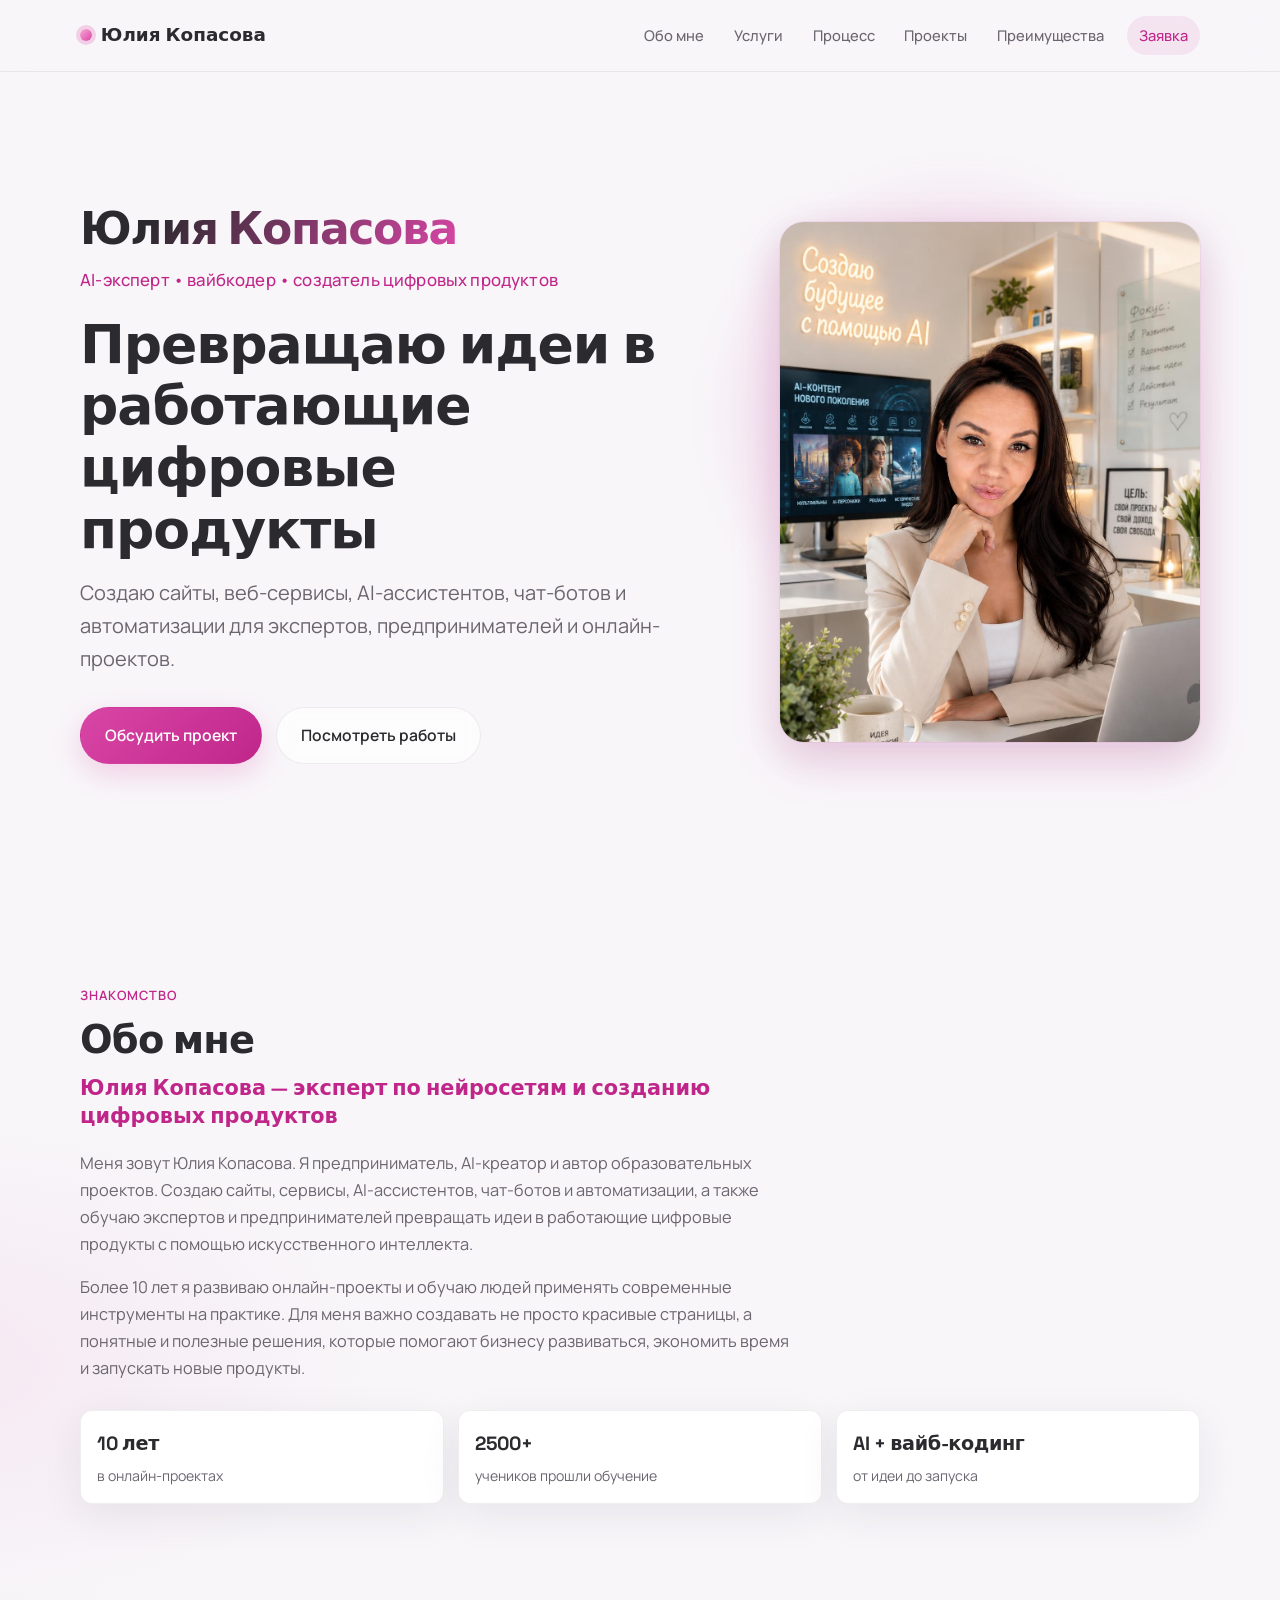
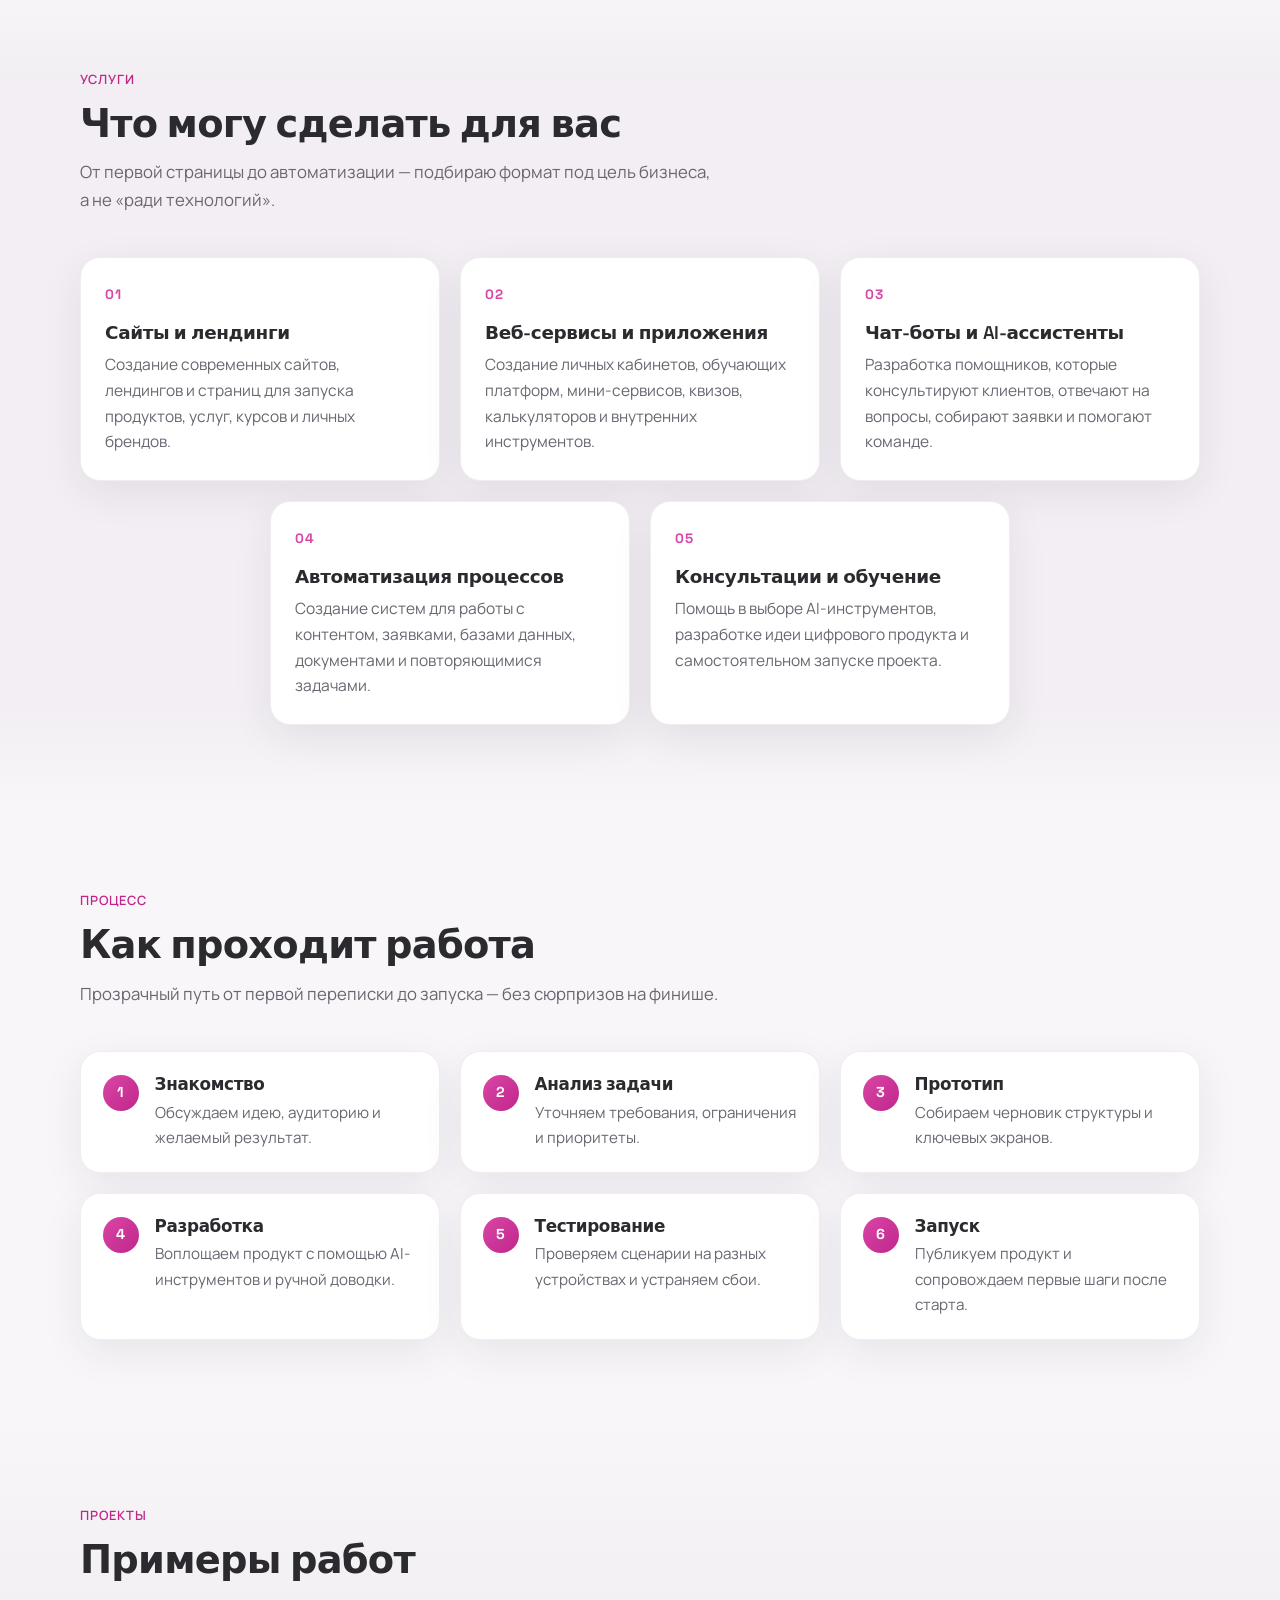
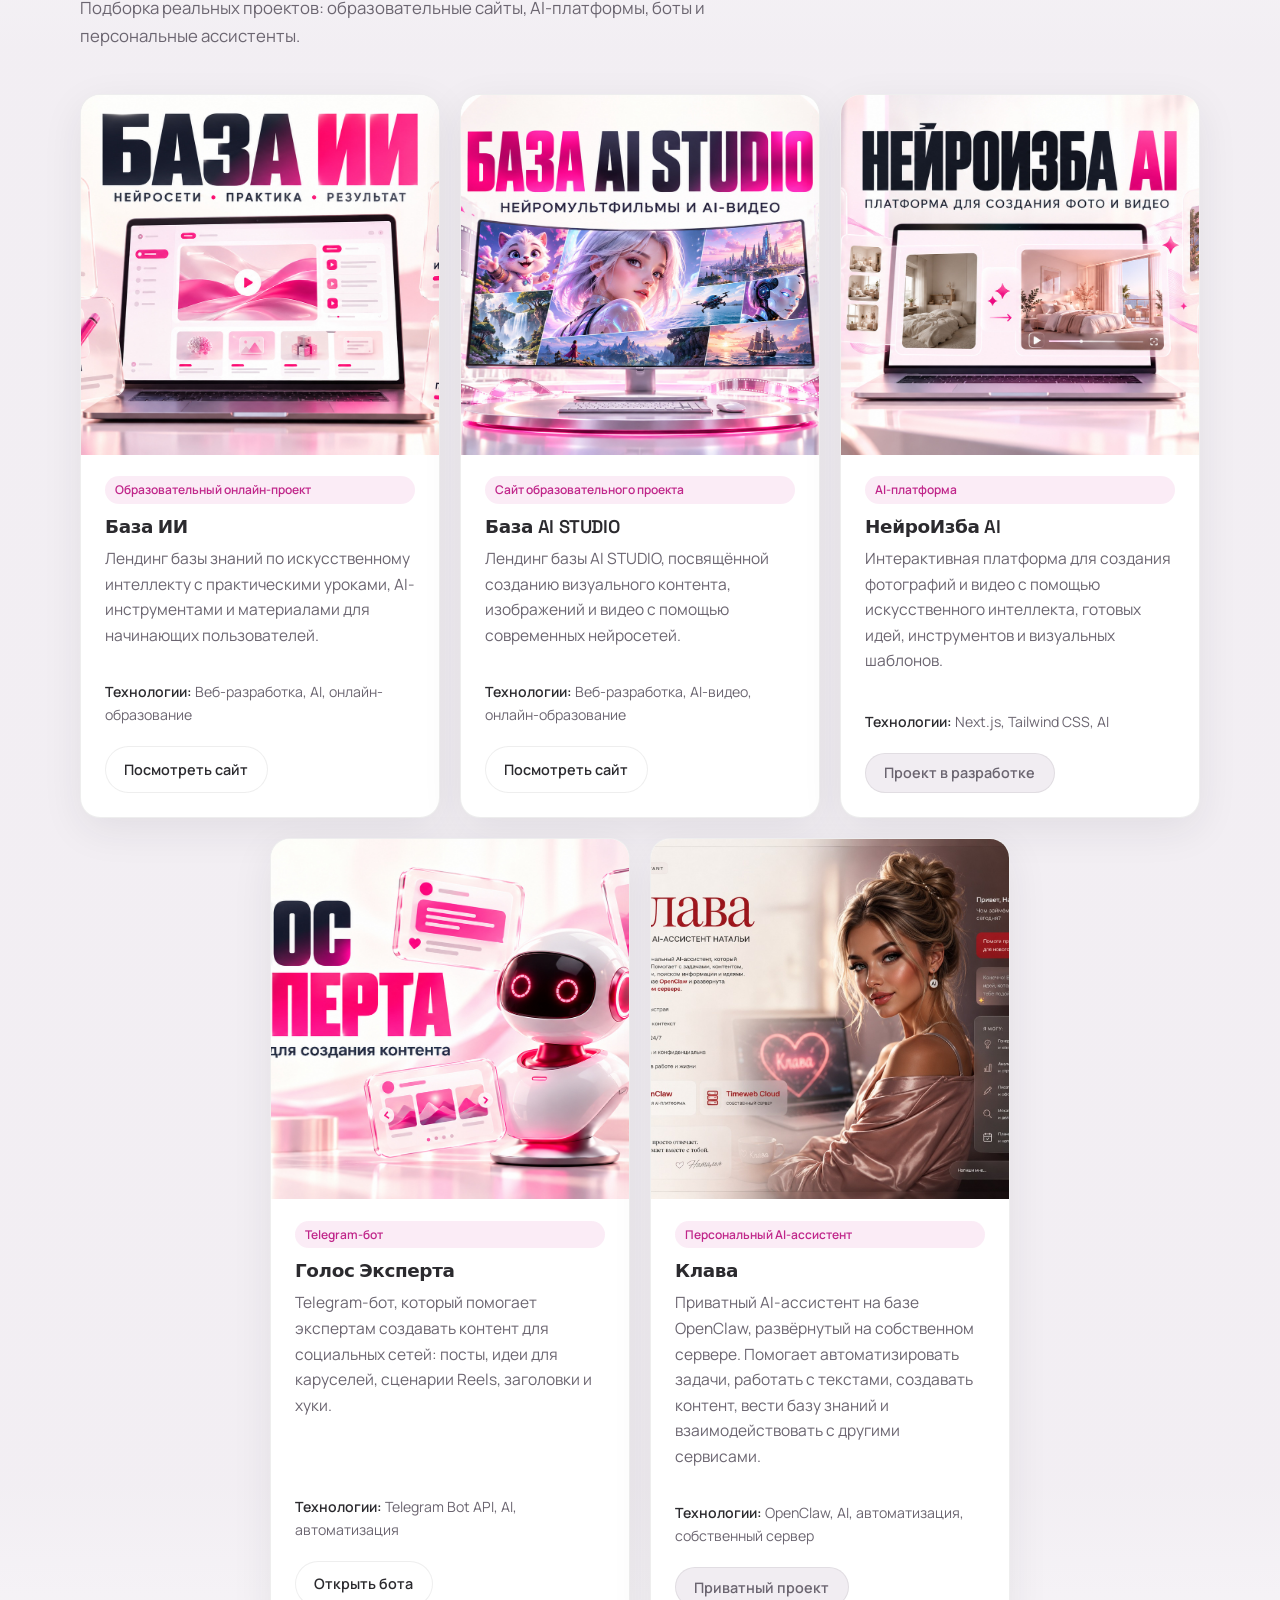
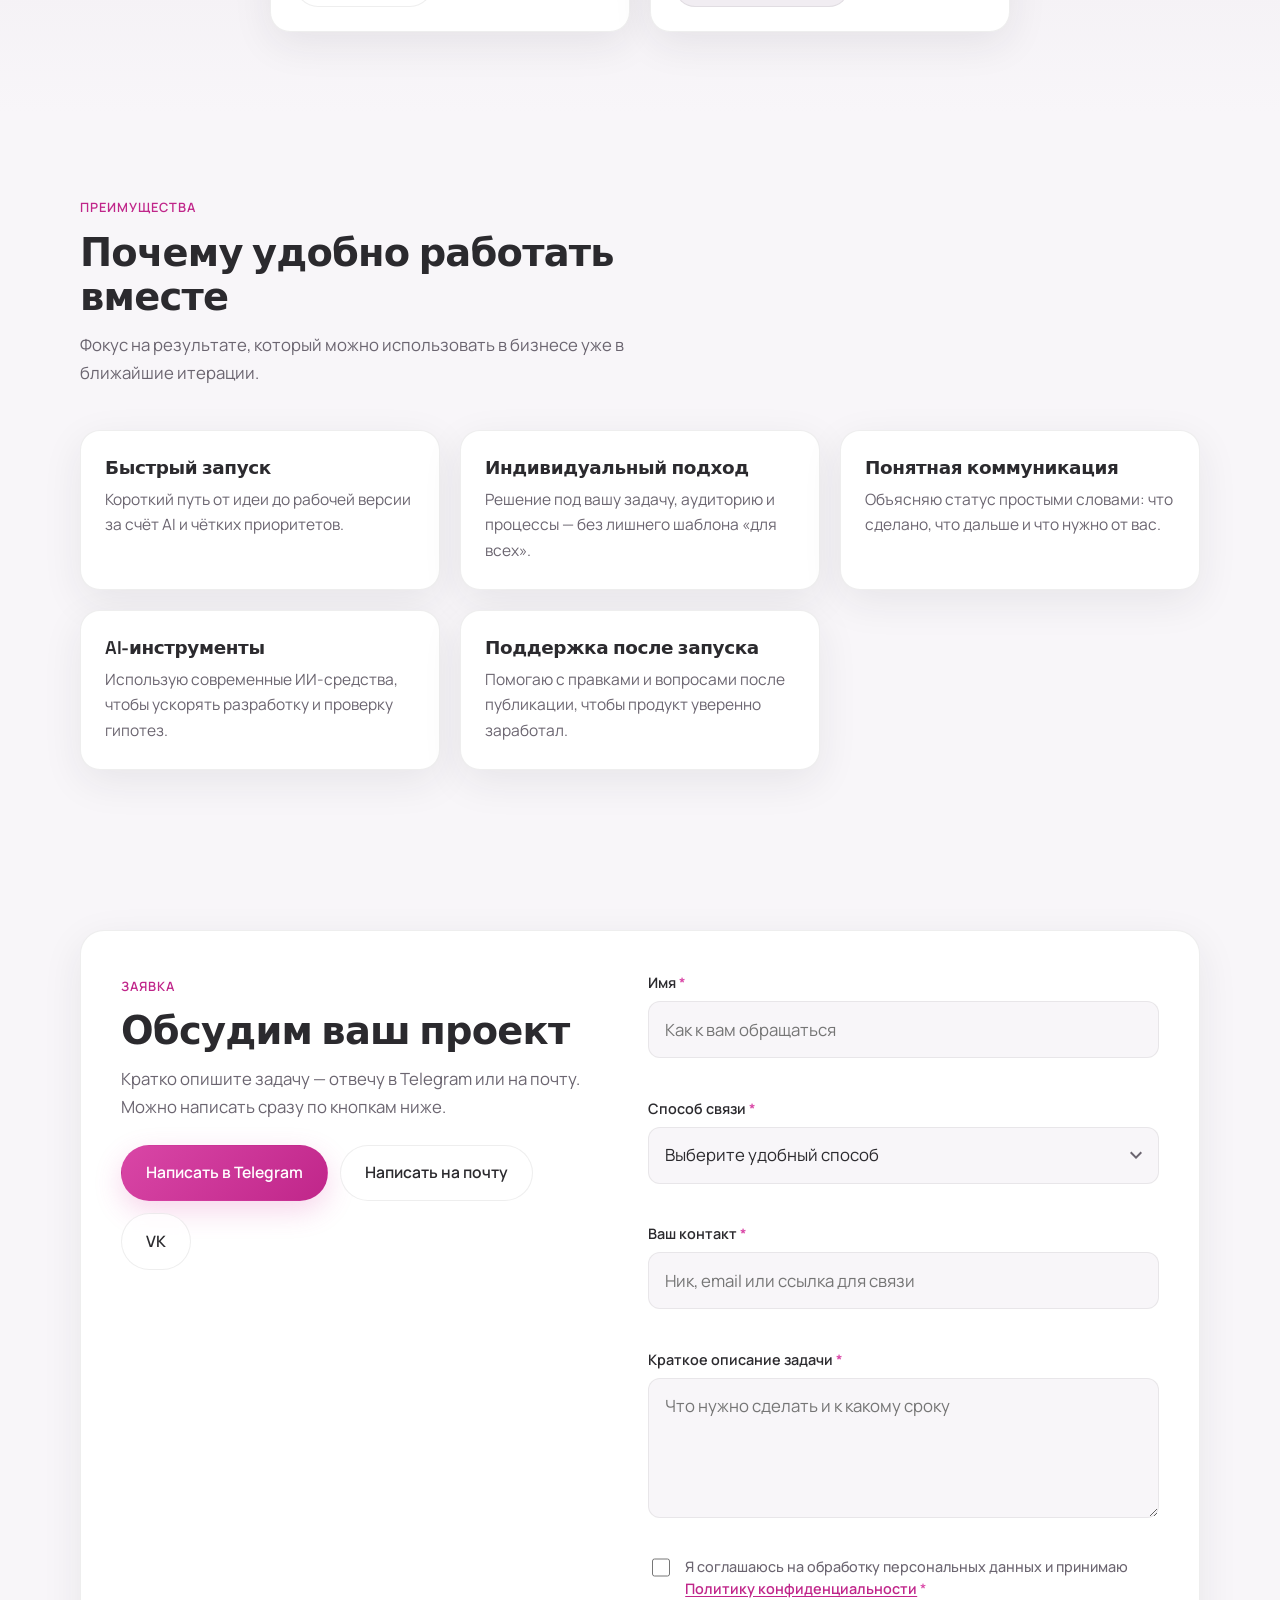
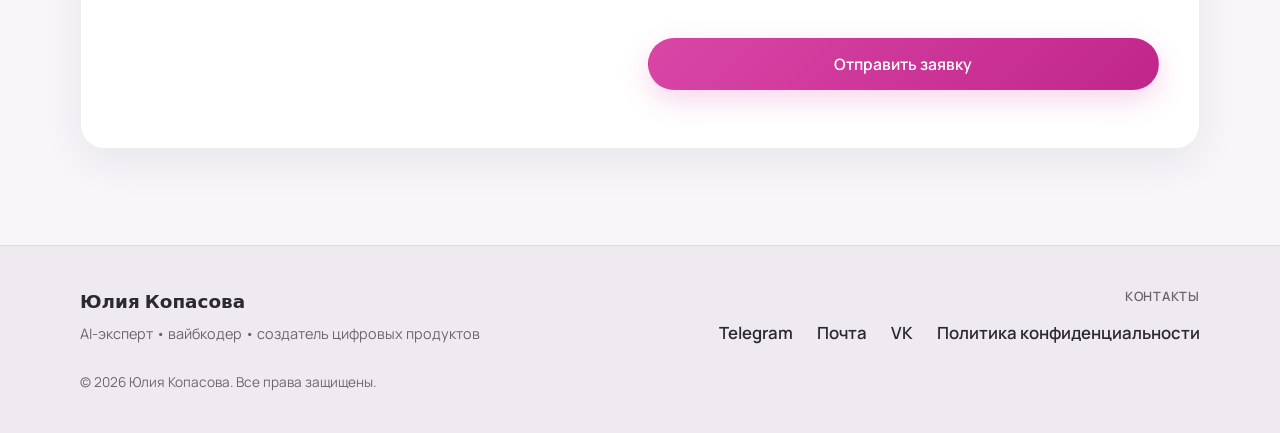
<file: index.html>
<!DOCTYPE html>
<html lang="ru">
<head>
  <meta charset="UTF-8">
  <meta name="viewport" content="width=device-width, initial-scale=1.0">
  <link rel="icon" href="images/yulia-kopasova.jpg" type="image/jpeg">
  <title>Юлия Копасова — сайты, AI-сервисы и автоматизации</title>
  <meta name="description" content="Создание сайтов, веб-сервисов, AI-ассистентов, чат-ботов и автоматизаций для экспертов, предпринимателей и онлайн-проектов.">

  <!-- Open Graph -->
  <meta property="og:title" content="Юлия Копасова — цифровые продукты с помощью AI">
  <meta property="og:description" content="Сайты, сервисы, AI-ассистенты, чат-боты и автоматизации для экспертов и бизнеса.">
  <meta property="og:type" content="website">
  <!-- Рекомендация: позже добавить og:image — превью 1200 × 630 пикселей для соцсетей и мессенджеров -->

  <!-- Шрифты: выразительный display + читаемый текст -->
  <link rel="preconnect" href="https://fonts.googleapis.com">
  <link rel="preconnect" href="https://fonts.gstatic.com" crossorigin>
  <link href="https://fonts.googleapis.com/css2?family=Manrope:wght@400;500;600;700&family=Space+Grotesk:wght@500;600;700&display=swap" rel="stylesheet">

  <link rel="stylesheet" href="styles.css">
</head>
<body>
  <!-- ===== ШАПКА / НАВИГАЦИЯ ===== -->
  <header class="header" id="top">
    <div class="container header__inner">
      <a href="#top" class="logo" aria-label="Наверх">
        <span class="logo__mark" aria-hidden="true"></span>
        Юлия Копасова
      </a>

      <nav class="nav" id="nav" aria-label="Основная навигация">
        <a href="#about" class="nav__link">Обо мне</a>
        <a href="#services" class="nav__link">Услуги</a>
        <a href="#process" class="nav__link">Процесс</a>
        <a href="#projects" class="nav__link">Проекты</a>
        <a href="#advantages" class="nav__link">Преимущества</a>
        <a href="#contact" class="nav__link nav__link--cta">Заявка</a>
      </nav>

      <button class="burger" id="burger" type="button" aria-label="Открыть меню" aria-expanded="false" aria-controls="nav">
        <span></span><span></span><span></span>
      </button>
    </div>
  </header>

  <main>
    <!-- ===== 1. ГЛАВНЫЙ ЭКРАН ===== -->
    <section class="hero" id="hero">
      <div class="hero__glow" aria-hidden="true"></div>
      <div class="container hero__layout">
        <div class="hero__content">
          <p class="hero__brand reveal">Юлия Копасова</p>
          <p class="hero__tagline reveal">AI-эксперт • вайбкодер • создатель цифровых продуктов</p>
          <h1 class="hero__title reveal">Превращаю идеи в работающие цифровые продукты</h1>
          <p class="hero__subtitle reveal">
            Создаю сайты, веб-сервисы, AI-ассистентов, чат-ботов и автоматизации для экспертов, предпринимателей и онлайн-проектов.
          </p>
          <div class="hero__actions reveal">
            <a href="#contact" class="btn btn--primary">Обсудить проект</a>
            <a href="#projects" class="btn btn--ghost">Посмотреть работы</a>
          </div>
        </div>
        <div class="hero__media reveal">
          <img
            class="hero__photo"
            src="images/yulia-kopasova.jpg"
            alt="Юлия Копасова — эксперт по нейросетям и цифровым продуктам"
            width="640"
            height="800"
          >
        </div>
      </div>
    </section>

    <!-- ===== 2. ОБО МНЕ ===== -->
    <section class="section" id="about">
      <div class="container">
        <div class="about">
          <div class="about__intro reveal">
            <p class="eyebrow">Знакомство</p>
            <h2 class="section__title">Обо мне</h2>
            <p class="about__lead">
              Юлия Копасова — эксперт по нейросетям и созданию цифровых продуктов
            </p>
            <p class="about__text">
              Меня зовут Юлия Копасова. Я предприниматель, AI-креатор и автор образовательных проектов. Создаю сайты, сервисы, AI-ассистентов, чат-ботов и автоматизации, а также обучаю экспертов и предпринимателей превращать идеи в работающие цифровые продукты с помощью искусственного интеллекта.
            </p>
            <p class="about__text">
              Более 10 лет я развиваю онлайн-проекты и обучаю людей применять современные инструменты на практике. Для меня важно создавать не просто красивые страницы, а понятные и полезные решения, которые помогают бизнесу развиваться, экономить время и запускать новые продукты.
            </p>
          </div>

          <div class="about__stats">
            <article class="about__stat reveal">
              <p class="about__stat-value">10 лет</p>
              <p class="about__stat-label">в онлайн-проектах</p>
            </article>
            <article class="about__stat reveal">
              <p class="about__stat-value">2500+</p>
              <p class="about__stat-label">учеников прошли обучение</p>
            </article>
            <article class="about__stat reveal">
              <p class="about__stat-value">AI + вайб-кодинг</p>
              <p class="about__stat-label">от идеи до запуска</p>
            </article>
          </div>
        </div>
      </div>
    </section>

    <!-- ===== 3. УСЛУГИ ===== -->
    <section class="section section--soft" id="services">
      <div class="container">
        <div class="section__head reveal">
          <p class="eyebrow">Услуги</p>
          <h2 class="section__title">Что могу сделать для вас</h2>
          <p class="section__lead">
            От первой страницы до автоматизации — подбираю формат под цель бизнеса, а не «ради технологий».
          </p>
        </div>

        <div class="cards cards--services">
          <article class="card reveal">
            <span class="card__icon" aria-hidden="true">01</span>
            <h3 class="card__title">Сайты и лендинги</h3>
            <p class="card__text">Создание современных сайтов, лендингов и страниц для запуска продуктов, услуг, курсов и личных брендов.</p>
          </article>
          <article class="card reveal">
            <span class="card__icon" aria-hidden="true">02</span>
            <h3 class="card__title">Веб-сервисы и приложения</h3>
            <p class="card__text">Создание личных кабинетов, обучающих платформ, мини-сервисов, квизов, калькуляторов и внутренних инструментов.</p>
          </article>
          <article class="card reveal">
            <span class="card__icon" aria-hidden="true">03</span>
            <h3 class="card__title">Чат-боты и AI-ассистенты</h3>
            <p class="card__text">Разработка помощников, которые консультируют клиентов, отвечают на вопросы, собирают заявки и помогают команде.</p>
          </article>
          <article class="card reveal">
            <span class="card__icon" aria-hidden="true">04</span>
            <h3 class="card__title">Автоматизация процессов</h3>
            <p class="card__text">Создание систем для работы с контентом, заявками, базами данных, документами и повторяющимися задачами.</p>
          </article>
          <article class="card reveal">
            <span class="card__icon" aria-hidden="true">05</span>
            <h3 class="card__title">Консультации и обучение</h3>
            <p class="card__text">Помощь в выборе AI-инструментов, разработке идеи цифрового продукта и самостоятельном запуске проекта.</p>
          </article>
        </div>
      </div>
    </section>

    <!-- ===== 4. КАК ПРОХОДИТ РАБОТА ===== -->
    <section class="section" id="process">
      <div class="container">
        <div class="section__head reveal">
          <p class="eyebrow">Процесс</p>
          <h2 class="section__title">Как проходит работа</h2>
          <p class="section__lead">
            Прозрачный путь от первой переписки до запуска — без сюрпризов на финише.
          </p>
        </div>

        <ol class="process">
          <li class="process__item reveal">
            <span class="process__num">1</span>
            <div>
              <h3>Знакомство</h3>
              <p>Обсуждаем идею, аудиторию и желаемый результат.</p>
            </div>
          </li>
          <li class="process__item reveal">
            <span class="process__num">2</span>
            <div>
              <h3>Анализ задачи</h3>
              <p>Уточняем требования, ограничения и приоритеты.</p>
            </div>
          </li>
          <li class="process__item reveal">
            <span class="process__num">3</span>
            <div>
              <h3>Прототип</h3>
              <p>Собираем черновик структуры и ключевых экранов.</p>
            </div>
          </li>
          <li class="process__item reveal">
            <span class="process__num">4</span>
            <div>
              <h3>Разработка</h3>
              <p>Воплощаем продукт с помощью AI-инструментов и ручной доводки.</p>
            </div>
          </li>
          <li class="process__item reveal">
            <span class="process__num">5</span>
            <div>
              <h3>Тестирование</h3>
              <p>Проверяем сценарии на разных устройствах и устраняем сбои.</p>
            </div>
          </li>
          <li class="process__item reveal">
            <span class="process__num">6</span>
            <div>
              <h3>Запуск</h3>
              <p>Публикуем продукт и сопровождаем первые шаги после старта.</p>
            </div>
          </li>
        </ol>
      </div>
    </section>

    <!-- ===== 5. ПРОЕКТЫ ===== -->
    <section class="section section--soft" id="projects">
      <div class="container">
        <div class="section__head reveal">
          <p class="eyebrow">Проекты</p>
          <h2 class="section__title">Примеры работ</h2>
          <p class="section__lead">
            Подборка реальных проектов: образовательные сайты, AI-платформы, боты и персональные ассистенты.
          </p>
        </div>

        <div class="cards cards--projects">
          <article class="card card--project reveal">
            <div class="card__media">
              <img
                class="card__image"
                src="projects/baza-ai.jpg"
                alt="Лендинг образовательного проекта База ИИ"
                width="640"
                height="360"
                loading="lazy"
              >
            </div>
            <div class="card__body">
              <p class="card__label">Образовательный онлайн-проект</p>
              <h3 class="card__title">База ИИ</h3>
              <p class="card__text">Лендинг базы знаний по искусственному интеллекту с практическими уроками, AI-инструментами и материалами для начинающих пользователей.</p>
              <p class="card__meta"><span>Технологии:</span> Веб-разработка, AI, онлайн-образование</p>
              <a class="btn btn--small btn--ghost" href="https://baza.kopasova.online/" target="_blank" rel="noopener noreferrer">Посмотреть сайт</a>
            </div>
          </article>

          <article class="card card--project reveal">
            <div class="card__media">
              <img
                class="card__image"
                src="projects/baza-ai-studio.jpg"
                alt="Лендинг образовательного проекта База AI STUDIO"
                width="640"
                height="360"
                loading="lazy"
              >
            </div>
            <div class="card__body">
              <p class="card__label">Сайт образовательного проекта</p>
              <h3 class="card__title">База AI STUDIO</h3>
              <p class="card__text">Лендинг базы AI STUDIO, посвящённой созданию визуального контента, изображений и видео с помощью современных нейросетей.</p>
              <p class="card__meta"><span>Технологии:</span> Веб-разработка, AI-видео, онлайн-образование</p>
              <a class="btn btn--small btn--ghost" href="https://video.kopasova.online/" target="_blank" rel="noopener noreferrer">Посмотреть сайт</a>
            </div>
          </article>

          <article class="card card--project reveal">
            <div class="card__media">
              <img
                class="card__image"
                src="projects/neurovideo-course.jpg"
                alt="Платформа НейроИзба AI для создания фото и видео"
                width="640"
                height="360"
                loading="lazy"
              >
            </div>
            <div class="card__body">
              <p class="card__label">AI-платформа</p>
              <h3 class="card__title">НейроИзба AI</h3>
              <p class="card__text">Интерактивная платформа для создания фотографий и видео с помощью искусственного интеллекта, готовых идей, инструментов и визуальных шаблонов.</p>
              <p class="card__meta"><span>Технологии:</span> Next.js, Tailwind CSS, AI</p>
              <span class="card__badge">Проект в разработке</span>
            </div>
          </article>

          <article class="card card--project reveal">
            <div class="card__media">
              <img
                class="card__image"
                src="projects/golos-eksperta.jpg"
                alt="Telegram-бот Голос Эксперта для создания контента"
                width="640"
                height="360"
                loading="lazy"
              >
            </div>
            <div class="card__body">
              <p class="card__label">Telegram-бот</p>
              <h3 class="card__title">Голос Эксперта</h3>
              <p class="card__text">Telegram-бот, который помогает экспертам создавать контент для социальных сетей: посты, идеи для каруселей, сценарии Reels, заголовки и хуки.</p>
              <p class="card__meta"><span>Технологии:</span> Telegram Bot API, AI, автоматизация</p>
              <a class="btn btn--small btn--ghost" href="https://t.me/golos_experta_bot" target="_blank" rel="noopener noreferrer">Открыть бота</a>
            </div>
          </article>

          <article class="card card--project reveal">
            <div class="card__media">
              <img
                class="card__image"
                src="images/projects/klava-ai-assistant.jpg"
                alt="Персональный AI-ассистент Клава на собственном сервере"
                width="640"
                height="360"
                loading="lazy"
              >
            </div>
            <div class="card__body">
              <p class="card__label">Персональный AI-ассистент</p>
              <h3 class="card__title">Клава</h3>
              <p class="card__text">Приватный AI-ассистент на базе OpenClaw, развёрнутый на собственном сервере. Помогает автоматизировать задачи, работать с текстами, создавать контент, вести базу знаний и взаимодействовать с другими сервисами.</p>
              <p class="card__meta"><span>Технологии:</span> OpenClaw, AI, автоматизация, собственный сервер</p>
              <span class="card__badge">Приватный проект</span>
            </div>
          </article>
        </div>
      </div>
    </section>

    <!-- ===== 6. ПРЕИМУЩЕСТВА ===== -->
    <section class="section" id="advantages">
      <div class="container">
        <div class="section__head reveal">
          <p class="eyebrow">Преимущества</p>
          <h2 class="section__title">Почему удобно работать вместе</h2>
          <p class="section__lead">
            Фокус на результате, который можно использовать в бизнесе уже в ближайшие итерации.
          </p>
        </div>

        <div class="cards cards--advantages">
          <article class="card reveal">
            <h3 class="card__title">Быстрый запуск</h3>
            <p class="card__text">Короткий путь от идеи до рабочей версии за счёт AI и чётких приоритетов.</p>
          </article>
          <article class="card reveal">
            <h3 class="card__title">Индивидуальный подход</h3>
            <p class="card__text">Решение под вашу задачу, аудиторию и процессы — без лишнего шаблона «для всех».</p>
          </article>
          <article class="card reveal">
            <h3 class="card__title">Понятная коммуникация</h3>
            <p class="card__text">Объясняю статус простыми словами: что сделано, что дальше и что нужно от вас.</p>
          </article>
          <article class="card reveal">
            <h3 class="card__title">AI-инструменты</h3>
            <p class="card__text">Использую современные ИИ-средства, чтобы ускорять разработку и проверку гипотез.</p>
          </article>
          <article class="card reveal">
            <h3 class="card__title">Поддержка после запуска</h3>
            <p class="card__text">Помогаю с правками и вопросами после публикации, чтобы продукт уверенно заработал.</p>
          </article>
        </div>
      </div>
    </section>

    <!-- ===== 7. ФОРМА ЗАЯВКИ ===== -->
    <section class="section section--contact" id="contact">
      <div class="container contact">
        <div class="contact__info reveal">
          <p class="eyebrow">Заявка</p>
          <h2 class="section__title">Обсудим ваш проект</h2>
          <p class="section__lead">
            Кратко опишите задачу — отвечу в Telegram или на почту. Можно написать сразу по кнопкам ниже.
          </p>
          <div class="contact__links">
            <a class="btn btn--primary" href="https://t.me/Yuliya_Kopasova" target="_blank" rel="noopener noreferrer" id="telegram-link">
              Написать в Telegram
            </a>
            <a class="btn btn--ghost" href="mailto:y-kopasova@inbox.ru" id="email-link">
              Написать на почту
            </a>
            <a class="btn btn--ghost" href="https://vk.ru/digital.izba" target="_blank" rel="noopener noreferrer" id="vk-link">
              VK
            </a>
          </div>
        </div>

        <form class="form reveal" id="lead-form" novalidate>
          <div class="form__field">
            <label for="name">Имя <span class="required">*</span></label>
            <input type="text" id="name" name="name" autocomplete="name" placeholder="Как к вам обращаться" required>
            <span class="form__error" id="name-error" role="alert"></span>
          </div>

          <div class="form__field">
            <label for="contact-method">Способ связи <span class="required">*</span></label>
            <select id="contact-method" name="contact" required>
              <option value="" disabled selected>Выберите удобный способ</option>
              <option value="Telegram">Telegram</option>
              <option value="Почта">Почта</option>
            </select>
            <span class="form__error" id="contact-error" role="alert"></span>
          </div>

          <div class="form__field" id="contact-detail-field">
            <label for="contact-detail">Ваш контакт <span class="required">*</span></label>
            <input type="text" id="contact-detail" name="contact_detail" autocomplete="username" placeholder="Ник, email или ссылка для связи" required>
            <span class="form__error" id="contact-detail-error" role="alert"></span>
          </div>

          <div class="form__field">
            <label for="task">Краткое описание задачи <span class="required">*</span></label>
            <textarea id="task" name="task" rows="4" placeholder="Что нужно сделать и к какому сроку" required></textarea>
            <span class="form__error" id="task-error" role="alert"></span>
          </div>

          <div class="form__field form__field--checkbox">
            <label class="form__check" for="privacy">
              <input type="checkbox" id="privacy" name="privacy" required>
              <span>
                Я соглашаюсь на обработку персональных данных и принимаю
                <a href="privacy.html">Политику конфиденциальности</a>
                <span class="required">*</span>
              </span>
            </label>
            <span class="form__error" id="privacy-error" role="alert"></span>
          </div>

          <button type="submit" class="btn btn--primary btn--full">Отправить заявку</button>
          <p class="form__hint" id="form-status" aria-live="polite"></p>
        </form>
      </div>
    </section>
  </main>

  <!-- ===== 8. ПОДВАЛ ===== -->
  <footer class="footer">
    <div class="container footer__inner">
      <div class="footer__brand">
        <p class="footer__name">Юлия Копасова</p>
        <p class="footer__note">AI-эксперт • вайбкодер • создатель цифровых продуктов</p>
      </div>
      <div class="footer__contacts">
        <p class="footer__contacts-title">Контакты</p>
        <a href="https://t.me/Yuliya_Kopasova" target="_blank" rel="noopener noreferrer">Telegram</a>
        <a href="mailto:y-kopasova@inbox.ru">Почта</a>
        <a href="https://vk.ru/digital.izba" target="_blank" rel="noopener noreferrer">VK</a>
        <a href="privacy.html">Политика конфиденциальности</a>
      </div>
      <p class="footer__copy">© <span id="year"></span> Юлия Копасова. Все права защищены.</p>
    </div>
  </footer>

  <!-- Всплывающее уведомление для кнопок проектов -->
  <div class="toast" id="toast" role="status" aria-live="polite" hidden></div>

  <script src="script.js"></script>
</body>
</html>
</file>
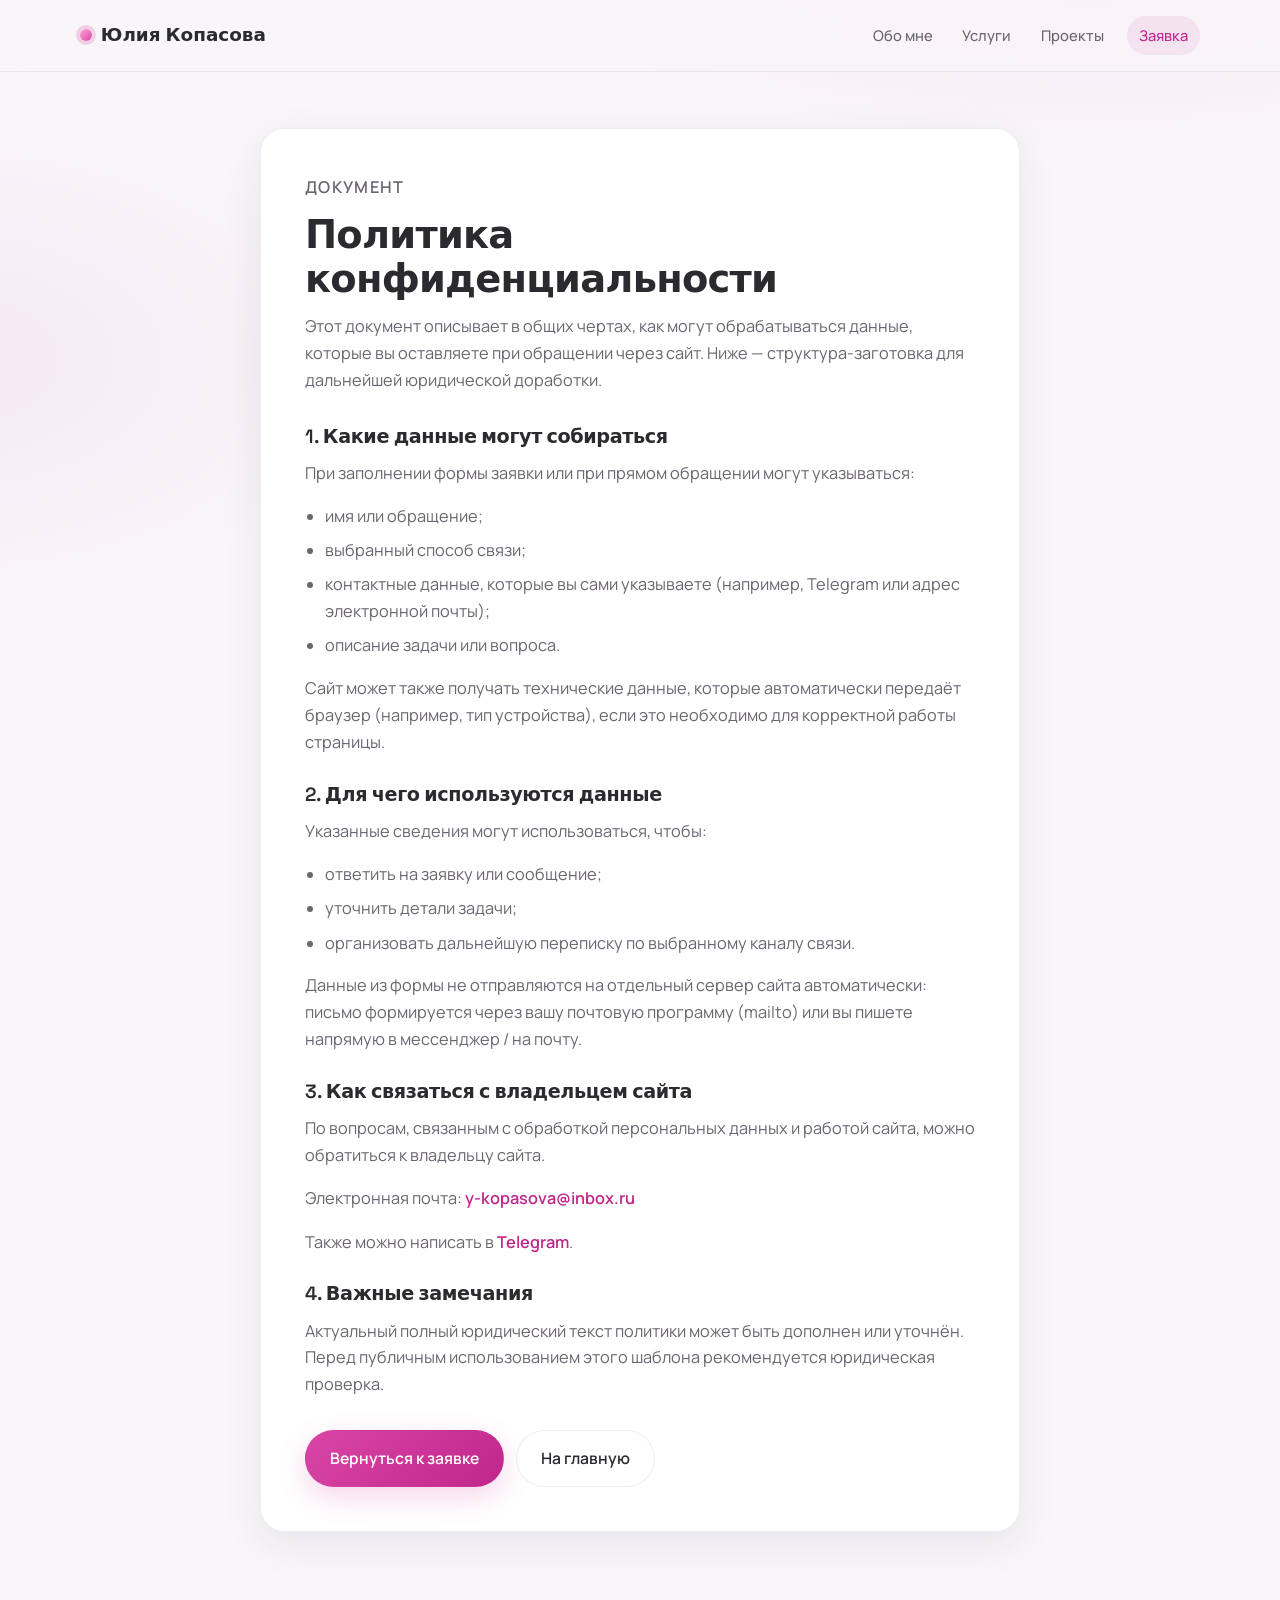
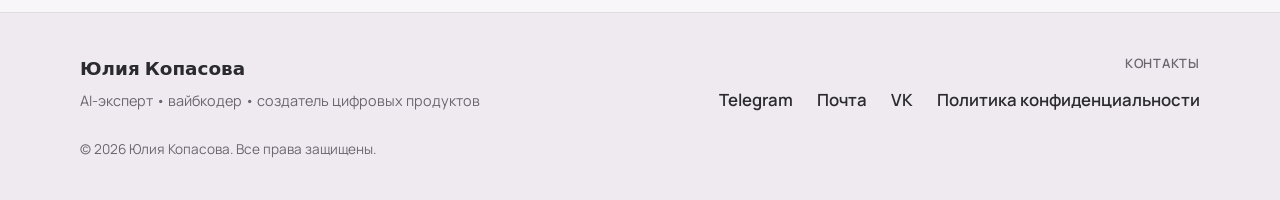
<file: privacy.html>
<!DOCTYPE html>
<html lang="ru">
<head>
  <meta charset="UTF-8">
  <meta name="viewport" content="width=device-width, initial-scale=1.0">
  <link rel="icon" href="images/yulia-kopasova.jpg" type="image/jpeg">
  <meta name="description" content="Политика конфиденциальности сайта Юлии Копасовой.">
  <title>Политика конфиденциальности — Юлия Копасова</title>

  <link rel="preconnect" href="https://fonts.googleapis.com">
  <link rel="preconnect" href="https://fonts.gstatic.com" crossorigin>
  <link href="https://fonts.googleapis.com/css2?family=Manrope:wght@400;500;600;700&family=Space+Grotesk:wght@500;600;700&display=swap" rel="stylesheet">

  <link rel="stylesheet" href="styles.css">
</head>
<body>
  <!--
    Текст политики является шаблоном и требует юридической проверки перед публикацией
  -->
  <header class="header" id="top">
    <div class="container header__inner">
      <a href="index.html" class="logo" aria-label="На главную">
        <span class="logo__mark" aria-hidden="true"></span>
        Юлия Копасова
      </a>

      <nav class="nav" id="nav" aria-label="Навигация">
        <a href="index.html#about" class="nav__link">Обо мне</a>
        <a href="index.html#services" class="nav__link">Услуги</a>
        <a href="index.html#projects" class="nav__link">Проекты</a>
        <a href="index.html#contact" class="nav__link nav__link--cta">Заявка</a>
      </nav>

      <button class="burger" id="burger" type="button" aria-label="Открыть меню" aria-expanded="false" aria-controls="nav">
        <span></span><span></span><span></span>
      </button>
    </div>
  </header>

  <main>
    <section class="legal">
      <div class="container">
        <article class="legal__panel">
          <p class="eyebrow">Документ</p>
          <h1>Политика конфиденциальности</h1>
          <p class="legal__lead">
            Этот документ описывает в общих чертах, как могут обрабатываться данные,
            которые вы оставляете при обращении через сайт. Ниже — структура-заготовка
            для дальнейшей юридической доработки.
          </p>

          <h2>1. Какие данные могут собираться</h2>
          <p>При заполнении формы заявки или при прямом обращении могут указываться:</p>
          <ul>
            <li>имя или обращение;</li>
            <li>выбранный способ связи;</li>
            <li>контактные данные, которые вы сами указываете (например, Telegram или адрес электронной почты);</li>
            <li>описание задачи или вопроса.</li>
          </ul>
          <p>
            Сайт может также получать технические данные, которые автоматически передаёт браузер
            (например, тип устройства), если это необходимо для корректной работы страницы.
          </p>

          <h2>2. Для чего используются данные</h2>
          <p>Указанные сведения могут использоваться, чтобы:</p>
          <ul>
            <li>ответить на заявку или сообщение;</li>
            <li>уточнить детали задачи;</li>
            <li>организовать дальнейшую переписку по выбранному каналу связи.</li>
          </ul>
          <p>
            Данные из формы не отправляются на отдельный сервер сайта автоматически:
            письмо формируется через вашу почтовую программу (mailto) или вы пишете напрямую
            в мессенджер / на почту.
          </p>

          <h2>3. Как связаться с владельцем сайта</h2>
          <p>
            По вопросам, связанным с обработкой персональных данных и работой сайта,
            можно обратиться к владельцу сайта.
          </p>
          <p>
            Электронная почта:
            <a href="mailto:y-kopasova@inbox.ru">y-kopasova@inbox.ru</a>
          </p>
          <p>
            Также можно написать в
            <a href="https://t.me/Yuliya_Kopasova" target="_blank" rel="noopener noreferrer">Telegram</a>.
          </p>

          <h2>4. Важные замечания</h2>
          <p>
            Актуальный полный юридический текст политики может быть дополнен или уточнён.
            Перед публичным использованием этого шаблона рекомендуется юридическая проверка.
          </p>

          <div class="legal__actions">
            <a class="btn btn--primary" href="index.html#contact">Вернуться к заявке</a>
            <a class="btn btn--ghost" href="index.html">На главную</a>
          </div>
        </article>
      </div>
    </section>
  </main>

  <footer class="footer">
    <div class="container footer__inner">
      <div class="footer__brand">
        <p class="footer__name">Юлия Копасова</p>
        <p class="footer__note">AI-эксперт • вайбкодер • создатель цифровых продуктов</p>
      </div>
      <div class="footer__contacts">
        <p class="footer__contacts-title">Контакты</p>
        <a href="https://t.me/Yuliya_Kopasova" target="_blank" rel="noopener noreferrer">Telegram</a>
        <a href="mailto:y-kopasova@inbox.ru">Почта</a>
        <a href="https://vk.ru/digital.izba" target="_blank" rel="noopener noreferrer">VK</a>
        <a href="privacy.html">Политика конфиденциальности</a>
      </div>
      <p class="footer__copy">© <span id="year"></span> Юлия Копасова. Все права защищены.</p>
    </div>
  </footer>

  <script src="script.js"></script>
</body>
</html>
</file>
<file: styles.css>
/* =========================================================
   Стили лендинга вайбкодера
   Блоки: переменные → база → шапка → hero → секции →
          карточки → процесс → форма → подвал → адаптив
   ========================================================= */

/* ----- CSS-переменные (палитра и типографика) ----- */
:root {
  --bg: #f8f6f9;
  --bg-soft: #f1edf2;
  --surface: #ffffff;
  --text: #2b2a2e;
  --text-muted: #6b6570;
  --accent: #d946a6;
  --accent-deep: #c0268a;
  --accent-soft: #f9a8d4;
  --accent-glow: rgba(217, 70, 166, 0.22);
  --border: rgba(43, 42, 46, 0.08);
  --shadow: 0 12px 40px rgba(43, 42, 46, 0.08);
  --shadow-hover: 0 18px 48px rgba(192, 38, 138, 0.14);
  --radius: 20px;
  --radius-sm: 12px;
  --container: 1120px;
  --header-h: 72px;
  --font-display: "Space Grotesk", system-ui, sans-serif;
  --font-body: "Manrope", system-ui, sans-serif;
  --ease: cubic-bezier(0.22, 1, 0.36, 1);
}

/* ----- Сброс и база ----- */
*,
*::before,
*::after {
  box-sizing: border-box;
}

img {
  max-width: 100%;
  display: block;
}

html {
  scroll-behavior: smooth;
  overflow-x: clip;
  max-width: 100%;
}

body {
  margin: 0;
  font-family: var(--font-body);
  font-size: 1.05rem;
  line-height: 1.65;
  color: var(--text);
  background:
    radial-gradient(1200px 600px at 85% -10%, rgba(249, 168, 212, 0.35), transparent 55%),
    radial-gradient(900px 500px at -5% 20%, rgba(217, 70, 166, 0.08), transparent 50%),
    var(--bg);
  -webkit-font-smoothing: antialiased;
  overflow-x: clip;
  max-width: 100%;
}

a {
  color: var(--accent-deep);
  text-decoration: none;
}

a:hover {
  color: var(--accent);
}

ul, ol {
  margin: 0;
  padding: 0;
}

h1, h2, h3 {
  font-family: var(--font-display);
  line-height: 1.15;
  letter-spacing: -0.02em;
  margin: 0 0 0.6em;
  font-weight: 600;
}

p {
  margin: 0 0 1em;
}

p:last-child {
  margin-bottom: 0;
}

.container {
  width: min(100% - 2.5rem, var(--container));
  margin-inline: auto;
}

/* ----- Кнопки ----- */
.btn {
  display: inline-flex;
  align-items: center;
  justify-content: center;
  gap: 0.5rem;
  padding: 0.9rem 1.5rem;
  border-radius: 999px;
  border: 1.5px solid transparent;
  font-family: var(--font-body);
  font-size: 0.98rem;
  font-weight: 600;
  cursor: pointer;
  transition: transform 0.25s var(--ease), background 0.25s ease, border-color 0.25s ease, box-shadow 0.25s ease, color 0.25s ease;
  text-decoration: none;
}

.btn:focus-visible {
  outline: 2px solid var(--accent);
  outline-offset: 3px;
}

.btn--primary {
  background: linear-gradient(135deg, var(--accent) 0%, var(--accent-deep) 100%);
  color: #fff;
  box-shadow: 0 10px 28px var(--accent-glow);
}

.btn--primary:hover {
  transform: translateY(-2px);
  color: #fff;
  box-shadow: var(--shadow-hover);
}

.btn--ghost {
  background: rgba(255, 255, 255, 0.7);
  border-color: var(--border);
  color: var(--text);
  backdrop-filter: blur(8px);
}

.btn--ghost:hover {
  border-color: var(--accent-soft);
  color: var(--accent-deep);
  transform: translateY(-2px);
}

.btn--small {
  padding: 0.65rem 1.15rem;
  font-size: 0.9rem;
}

.btn--full {
  width: 100%;
}

/* ----- Шапка ----- */
.header {
  position: sticky;
  top: 0;
  z-index: 100;
  height: var(--header-h);
  background: rgba(248, 246, 249, 0.82);
  backdrop-filter: blur(14px);
  border-bottom: 1px solid var(--border);
}

.header__inner {
  height: 100%;
  display: flex;
  align-items: center;
  justify-content: space-between;
  gap: 1rem;
}

.logo {
  display: inline-flex;
  align-items: center;
  gap: 0.55rem;
  font-family: var(--font-display);
  font-weight: 700;
  font-size: 1.15rem;
  color: var(--text);
}

.logo:hover {
  color: var(--text);
}

.logo__mark {
  width: 12px;
  height: 12px;
  border-radius: 50%;
  background: linear-gradient(135deg, var(--accent-soft), var(--accent));
  box-shadow: 0 0 0 4px var(--accent-glow);
}

.nav {
  display: flex;
  align-items: center;
  gap: 0.35rem;
}

.nav__link {
  padding: 0.45rem 0.75rem;
  border-radius: 999px;
  font-size: 0.92rem;
  font-weight: 500;
  color: var(--text-muted);
  transition: color 0.2s ease, background 0.2s ease;
}

.nav__link:hover {
  color: var(--text);
  background: rgba(217, 70, 166, 0.08);
}

.nav__link--cta {
  background: rgba(217, 70, 166, 0.1);
  color: var(--accent-deep);
  margin-left: 0.35rem;
}

.burger {
  display: none;
  width: 44px;
  height: 44px;
  border: 1px solid var(--border);
  border-radius: 12px;
  background: var(--surface);
  cursor: pointer;
  padding: 0;
  flex-direction: column;
  align-items: center;
  justify-content: center;
  gap: 5px;
}

.burger span {
  display: block;
  width: 18px;
  height: 2px;
  background: var(--text);
  border-radius: 2px;
  transition: transform 0.25s ease, opacity 0.25s ease;
}

.burger[aria-expanded="true"] span:nth-child(1) {
  transform: translateY(7px) rotate(45deg);
}

.burger[aria-expanded="true"] span:nth-child(2) {
  opacity: 0;
}

.burger[aria-expanded="true"] span:nth-child(3) {
  transform: translateY(-7px) rotate(-45deg);
}

/* ----- Hero ----- */
.hero {
  position: relative;
  min-height: calc(100vh - var(--header-h));
  display: flex;
  align-items: center;
  padding: 4.5rem 0 5rem;
  overflow: hidden;
}

.hero__glow {
  position: absolute;
  inset: 10% 5% auto auto;
  width: min(520px, 70vw);
  height: min(520px, 70vw);
  border-radius: 50%;
  background: radial-gradient(circle, rgba(249, 168, 212, 0.45) 0%, rgba(217, 70, 166, 0.12) 45%, transparent 70%);
  filter: blur(10px);
  pointer-events: none;
  animation: float-glow 10s ease-in-out infinite;
}

.hero__layout {
  position: relative;
  display: grid;
  grid-template-columns: minmax(0, 1.05fr) minmax(260px, 0.85fr);
  gap: clamp(1.75rem, 4vw, 3.5rem);
  align-items: center;
}

.hero__content {
  position: relative;
  max-width: 640px;
}

.hero__brand {
  display: inline-block;
  margin: 0 0 0.5rem;
  padding-block: 0.06em;
  font-family: var(--font-display);
  font-size: clamp(1.75rem, 4vw, 2.75rem);
  font-weight: 700;
  letter-spacing: -0.03em;
  line-height: 1.2;
  background: linear-gradient(120deg, var(--text) 20%, var(--accent) 100%);
  -webkit-background-clip: text;
  background-clip: text;
  color: transparent;
}

.hero__tagline {
  margin: 0 0 1.25rem;
  font-size: clamp(0.95rem, 1.6vw, 1.05rem);
  font-weight: 500;
  color: var(--accent-deep);
  letter-spacing: 0.01em;
}

.hero__title {
  font-size: clamp(2rem, 5vw, 3.35rem);
  margin-bottom: 1rem;
  color: var(--text);
  overflow-wrap: break-word;
}

.hero__subtitle {
  font-size: clamp(1.05rem, 2vw, 1.25rem);
  color: var(--text-muted);
  max-width: 38rem;
  margin-bottom: 2rem;
}

.hero__actions {
  display: flex;
  flex-wrap: wrap;
  gap: 0.85rem;
}

.hero__media {
  position: relative;
  justify-self: end;
  width: min(100%, 420px);
}

.hero__photo {
  display: block;
  width: 100%;
  height: min(58vh, 520px);
  object-fit: cover;
  object-position: center top;
  border-radius: calc(var(--radius) + 4px);
  box-shadow:
    var(--shadow),
    0 0 0 1px rgba(217, 70, 166, 0.08),
    0 18px 48px var(--accent-glow);
}

@keyframes float-glow {
  0%, 100% { transform: translate(0, 0) scale(1); }
  50% { transform: translate(-20px, 16px) scale(1.05); }
}

/* ----- Секции ----- */
.section {
  padding: 5rem 0;
}

.section--soft {
  background: linear-gradient(180deg, transparent, rgba(241, 237, 242, 0.85) 12%, rgba(241, 237, 242, 0.85) 88%, transparent);
}

.section--contact {
  padding-bottom: 6rem;
}

.section__head {
  max-width: 640px;
  margin-bottom: 2.75rem;
}

.eyebrow {
  display: inline-block;
  margin: 0 0 0.75rem;
  font-size: 0.8rem;
  font-weight: 600;
  letter-spacing: 0.08em;
  text-transform: uppercase;
  color: var(--accent-deep);
}

.section__title {
  font-size: clamp(1.75rem, 3.5vw, 2.4rem);
  margin-bottom: 0.75rem;
}

.section__lead {
  color: var(--text-muted);
  font-size: 1.05rem;
}

/* ----- Обо мне ----- */
.about__intro {
  max-width: 720px;
}

.about__lead {
  margin: 0 0 1.25rem;
  font-family: var(--font-display);
  font-size: clamp(1.1rem, 2vw, 1.3rem);
  font-weight: 600;
  line-height: 1.35;
  color: var(--accent-deep);
}

.about__text {
  color: var(--text-muted);
  font-size: 1.02rem;
  margin-bottom: 1rem;
}

.about__text:last-child {
  margin-bottom: 0;
}

.about__stats {
  display: grid;
  grid-template-columns: repeat(3, 1fr);
  gap: 0.9rem;
  margin-top: 1.75rem;
}

.about__stat {
  background: var(--surface);
  border: 1px solid var(--border);
  border-radius: var(--radius-sm);
  padding: 1.1rem 1rem;
  box-shadow: var(--shadow);
  text-align: left;
}

.about__stat-value {
  margin: 0 0 0.35rem;
  font-family: var(--font-display);
  font-size: clamp(1rem, 1.8vw, 1.2rem);
  font-weight: 700;
  letter-spacing: -0.02em;
  color: var(--text);
}

.about__stat-label {
  margin: 0;
  font-size: 0.88rem;
  line-height: 1.4;
  color: var(--text-muted);
}

/* ----- Карточки ----- */
.cards {
  display: grid;
  gap: 1.25rem;
}

.cards--services {
  grid-template-columns: repeat(6, 1fr);
  align-items: stretch;
}

/* 5 карточек: 3 сверху, 2 по центру снизу */
.cards--services .card {
  grid-column: span 2;
  min-width: 0;
  height: 100%;
  display: flex;
  flex-direction: column;
}

.cards--services .card:nth-child(4) {
  grid-column: 2 / span 2;
}

.cards--services .card:nth-child(5) {
  grid-column: 4 / span 2;
}

.cards--services .card__title {
  overflow-wrap: break-word;
  word-wrap: break-word;
  hyphens: auto;
}

.cards--services .card__text {
  flex-grow: 1;
  overflow-wrap: break-word;
  word-wrap: break-word;
  word-break: normal;
  hyphens: auto;
}

.cards--projects {
  grid-template-columns: repeat(6, 1fr);
  align-items: stretch;
}

.cards--projects .card--project {
  grid-column: span 2;
}

.cards--projects .card--project:nth-child(4) {
  grid-column: 2 / span 2;
}

.cards--projects .card--project:nth-child(5) {
  grid-column: 4 / span 2;
}

.cards--advantages {
  grid-template-columns: repeat(3, 1fr);
}

.card {
  background: var(--surface);
  border: 1px solid var(--border);
  border-radius: var(--radius);
  padding: 1.6rem 1.5rem;
  box-shadow: var(--shadow);
  transition: transform 0.3s var(--ease), box-shadow 0.3s ease, border-color 0.3s ease;
}

.card:hover {
  transform: translateY(-4px);
  box-shadow: var(--shadow-hover);
  border-color: rgba(217, 70, 166, 0.2);
}

.card__icon {
  display: inline-block;
  margin-bottom: 1rem;
  font-family: var(--font-display);
  font-size: 0.85rem;
  font-weight: 700;
  color: var(--accent);
  letter-spacing: 0.04em;
}

.card__title {
  font-size: 1.15rem;
  margin-bottom: 0.55rem;
}

.card__text {
  color: var(--text-muted);
  font-size: 0.97rem;
}

.card__label {
  display: inline-block;
  margin: 0 0 0.75rem;
  padding: 0.25rem 0.65rem;
  border-radius: 999px;
  font-size: 0.75rem;
  font-weight: 600;
  background: rgba(217, 70, 166, 0.1);
  color: var(--accent-deep);
}

.card__meta {
  margin: 1rem 0 1.25rem;
  font-size: 0.88rem;
  color: var(--text-muted);
}

.card__meta span {
  font-weight: 600;
  color: var(--text);
}

.card--project {
  display: flex;
  flex-direction: column;
  height: 100%;
  min-width: 0;
  padding: 0;
  overflow: hidden;
}

.card__media {
  flex-shrink: 0;
}

.card__image {
  display: block;
  width: 100%;
  aspect-ratio: 16 / 9;
  object-fit: cover;
  object-position: center;
}

.card__body {
  display: flex;
  flex-direction: column;
  flex: 1;
  padding: 1.35rem 1.5rem 1.5rem;
  min-width: 0;
}

.card--project .card__text {
  flex-grow: 1;
  overflow-wrap: break-word;
  word-wrap: break-word;
}

.card--project .card__title {
  overflow-wrap: break-word;
}

.card--project .btn,
.card--project .card__badge {
  margin-top: auto;
  align-self: flex-start;
}

.card__badge {
  display: inline-flex;
  align-items: center;
  justify-content: center;
  padding: 0.65rem 1.15rem;
  border-radius: 999px;
  border: 1.5px solid var(--border);
  background: var(--bg-soft);
  color: var(--text-muted);
  font-family: var(--font-body);
  font-size: 0.9rem;
  font-weight: 600;
  line-height: 1.2;
  cursor: default;
  user-select: none;
}

/* ----- Процесс ----- */
.process {
  list-style: none;
  display: grid;
  grid-template-columns: repeat(3, 1fr);
  gap: 1.25rem;
  counter-reset: none;
}

.process__item {
  display: flex;
  gap: 1rem;
  background: var(--surface);
  border: 1px solid var(--border);
  border-radius: var(--radius);
  padding: 1.4rem 1.35rem;
  box-shadow: var(--shadow);
}

.process__num {
  flex-shrink: 0;
  width: 2.25rem;
  height: 2.25rem;
  display: grid;
  place-items: center;
  border-radius: 50%;
  font-family: var(--font-display);
  font-weight: 700;
  font-size: 0.9rem;
  color: #fff;
  background: linear-gradient(135deg, var(--accent), var(--accent-deep));
}

.process__item h3 {
  font-size: 1.05rem;
  margin-bottom: 0.35rem;
}

.process__item p {
  color: var(--text-muted);
  font-size: 0.95rem;
}

/* ----- Контакт и форма ----- */
.contact {
  display: grid;
  grid-template-columns: 1fr 1.05fr;
  gap: 2.5rem;
  align-items: start;
  background: var(--surface);
  border: 1px solid var(--border);
  border-radius: calc(var(--radius) + 4px);
  padding: 2.5rem;
  box-shadow: var(--shadow);
}

.contact__info .section__title {
  margin-bottom: 0.75rem;
}

.contact__info .section__lead {
  margin-bottom: 1.5rem;
}

.contact__links {
  display: flex;
  flex-wrap: wrap;
  gap: 0.75rem;
}

.form {
  display: flex;
  flex-direction: column;
  gap: 1.1rem;
}

.form__field {
  display: flex;
  flex-direction: column;
  gap: 0.4rem;
}

.form__field label {
  font-size: 0.9rem;
  font-weight: 600;
}

.required {
  color: var(--accent);
}

.form__field input:not([type="checkbox"]),
.form__field select,
.form__field textarea {
  width: 100%;
  padding: 0.85rem 1rem;
  border: 1.5px solid var(--border);
  border-radius: var(--radius-sm);
  font: inherit;
  color: var(--text);
  background: var(--bg);
  transition: border-color 0.2s ease, box-shadow 0.2s ease;
}

.form__field select {
  cursor: pointer;
  appearance: none;
  background-image: url("data:image/svg+xml,%3Csvg xmlns='http://www.w3.org/2000/svg' width='12' height='8' viewBox='0 0 12 8'%3E%3Cpath fill='%236b6570' d='M1.4.6 6 5.2 10.6.6 12 2 6 8 0 2z'/%3E%3C/svg%3E");
  background-repeat: no-repeat;
  background-position: right 1rem center;
  padding-right: 2.5rem;
}

.form__field input:not([type="checkbox"]):focus,
.form__field select:focus,
.form__field textarea:focus {
  outline: none;
  border-color: var(--accent);
  box-shadow: 0 0 0 4px var(--accent-glow);
}

.form__field input:not([type="checkbox"]).is-invalid,
.form__field select.is-invalid,
.form__field textarea.is-invalid {
  border-color: #e11d48;
}

.form__field--checkbox .form__check {
  display: flex;
  align-items: flex-start;
  gap: 0.75rem;
  font-size: 0.9rem;
  font-weight: 500;
  line-height: 1.5;
  color: var(--text-muted);
  cursor: pointer;
}

.form__field--checkbox input[type="checkbox"] {
  flex-shrink: 0;
  width: 1.15rem;
  height: 1.15rem;
  margin-top: 0.15rem;
  accent-color: var(--accent-deep);
  cursor: pointer;
}

.form__field--checkbox input[type="checkbox"].is-invalid {
  outline: 2px solid #e11d48;
  outline-offset: 2px;
}

.form__field--checkbox a {
  font-weight: 600;
  text-decoration: underline;
  text-underline-offset: 2px;
}

.form__error {
  min-height: 1.1em;
  font-size: 0.82rem;
  color: #e11d48;
}

.form__hint {
  margin: 0;
  font-size: 0.92rem;
  color: var(--text-muted);
}

.form__hint.is-success {
  color: #0f766e;
}

.form__hint.is-error {
  color: #e11d48;
}

/* ----- Страница политики ----- */
.legal {
  padding: 3.5rem 0 5rem;
}

.legal__panel {
  max-width: 760px;
  margin-inline: auto;
  background: var(--surface);
  border: 1px solid var(--border);
  border-radius: calc(var(--radius) + 4px);
  padding: clamp(1.5rem, 4vw, 2.75rem);
  box-shadow: var(--shadow);
}

.legal__panel .eyebrow {
  margin-bottom: 0.75rem;
}

.legal__panel h1 {
  font-size: clamp(1.75rem, 3.5vw, 2.4rem);
  margin-bottom: 0.75rem;
}

.legal__lead {
  color: var(--text-muted);
  margin-bottom: 2rem;
}

.legal__panel h2 {
  font-size: 1.2rem;
  margin: 1.75rem 0 0.75rem;
}

.legal__panel p,
.legal__panel li {
  color: var(--text-muted);
  font-size: 1.02rem;
}

.legal__panel ul {
  padding-left: 1.25rem;
  margin: 0 0 1rem;
}

.legal__panel li {
  margin-bottom: 0.45rem;
}

.legal__panel a {
  font-weight: 600;
}

.legal__actions {
  display: flex;
  flex-wrap: wrap;
  gap: 0.75rem;
  margin-top: 2rem;
}

/* ----- Подвал ----- */
.footer {
  border-top: 1px solid var(--border);
  background: #efeaf0;
  padding: 2.5rem 0;
}

.footer__inner {
  display: grid;
  grid-template-columns: 1fr auto;
  gap: 1rem 2rem;
  align-items: center;
}

.footer__name {
  margin: 0;
  font-family: var(--font-display);
  font-weight: 700;
  font-size: 1.15rem;
}

.footer__note {
  margin: 0.25rem 0 0;
  color: var(--text-muted);
  font-size: 0.9rem;
}

.footer__contacts {
  display: flex;
  flex-wrap: wrap;
  align-items: center;
  gap: 0.75rem 1.5rem;
  justify-content: flex-end;
}

.footer__contacts-title {
  margin: 0;
  width: 100%;
  text-align: right;
  font-size: 0.8rem;
  font-weight: 600;
  letter-spacing: 0.06em;
  text-transform: uppercase;
  color: var(--text-muted);
}

.footer__contacts a {
  font-weight: 600;
  color: var(--text);
}

.footer__contacts a:hover {
  color: var(--accent-deep);
}

.footer__copy {
  grid-column: 1 / -1;
  margin: 0.5rem 0 0;
  font-size: 0.85rem;
  color: var(--text-muted);
}

/* ----- Toast ----- */
.toast {
  position: fixed;
  left: 50%;
  bottom: 1.5rem;
  transform: translateX(-50%) translateY(120%);
  z-index: 200;
  max-width: min(90vw, 420px);
  padding: 0.9rem 1.2rem;
  border-radius: var(--radius-sm);
  background: var(--text);
  color: #fff;
  font-size: 0.92rem;
  box-shadow: var(--shadow);
  transition: transform 0.35s var(--ease);
}

.toast.is-visible {
  transform: translateX(-50%) translateY(0);
}

/* ----- Анимации появления при скролле ----- */
.reveal {
  opacity: 0;
  transform: translateY(22px);
  transition: opacity 0.7s var(--ease), transform 0.7s var(--ease);
}

.reveal.is-visible {
  opacity: 1;
  transform: translateY(0);
}

@media (prefers-reduced-motion: reduce) {
  html {
    scroll-behavior: auto;
  }

  .reveal {
    opacity: 1;
    transform: none;
    transition: none;
  }

  .hero__glow {
    animation: none;
  }

  .btn,
  .card {
    transition: none;
  }
}

/* ----- Адаптив: узкий десктоп / меню ----- */
@media (max-width: 1100px) {
  .nav {
    position: fixed;
    inset: var(--header-h) 0 auto 0;
    z-index: 110;
    flex-direction: column;
    align-items: stretch;
    gap: 0.25rem;
    padding: 1rem 1.25rem 1.25rem;
    background: rgba(248, 246, 249, 0.96);
    backdrop-filter: blur(14px);
    border-bottom: 1px solid var(--border);
    transform: translateY(-120%);
    opacity: 0;
    pointer-events: none;
    transition: transform 0.3s var(--ease), opacity 0.3s ease;
  }

  .nav.is-open {
    transform: translateY(0);
    opacity: 1;
    pointer-events: auto;
  }

  .nav__link {
    padding: 0.85rem 1rem;
  }

  .nav__link--cta {
    margin-left: 0;
    text-align: center;
  }

  .burger {
    display: inline-flex;
  }
}

/* ----- Адаптив: планшет ----- */
@media (max-width: 960px) {
  .hero__layout {
    grid-template-columns: 1fr;
    gap: 2rem;
  }

  .hero__media {
    justify-self: center;
    width: min(100%, 380px);
    order: 2;
  }

  .hero__content {
    max-width: none;
    order: 1;
    min-width: 0;
  }

  .hero__photo {
    height: min(52vh, 440px);
  }

  .cards--services,
  .cards--projects,
  .cards--advantages,
  .process {
    grid-template-columns: repeat(2, 1fr);
  }

  .cards--services .card,
  .cards--services .card:nth-child(4),
  .cards--services .card:nth-child(5) {
    grid-column: auto;
  }

  .cards--projects .card--project,
  .cards--projects .card--project:nth-child(4),
  .cards--projects .card--project:nth-child(5) {
    grid-column: auto;
  }

  .cards--projects .card--project:nth-child(5) {
    grid-column: 1 / -1;
    width: 100%;
    max-width: calc(50% - 0.625rem);
    justify-self: center;
  }

  .about__stats {
    grid-template-columns: repeat(2, 1fr);
  }

  .about__stats .about__stat:last-child {
    grid-column: 1 / -1;
    max-width: calc(50% - 0.45rem);
    justify-self: center;
    width: 100%;
  }

  .contact {
    grid-template-columns: 1fr;
    padding: 2rem;
  }

  .contact__links {
    flex-direction: column;
    align-items: stretch;
  }

  .contact__links .btn {
    width: 100%;
  }

  .footer__inner {
    grid-template-columns: 1fr;
  }

  .footer__contacts {
    justify-content: flex-start;
  }

  .footer__contacts-title {
    text-align: left;
  }
}

/* ----- Адаптив: смартфон ----- */
@media (max-width: 640px) {
  .container {
    width: min(100% - 1.5rem, var(--container));
  }

  .hero {
    min-height: auto;
    padding: 3rem 0 3.5rem;
  }

  .hero__media {
    width: min(100%, 320px);
  }

  .hero__photo {
    height: min(48vh, 380px);
  }

  .section {
    padding: 3.5rem 0;
  }

  .about__stats {
    grid-template-columns: 1fr;
  }

  .about__stats .about__stat:last-child {
    grid-column: auto;
    max-width: none;
  }

  .cards--services,
  .cards--projects,
  .cards--advantages,
  .process {
    grid-template-columns: 1fr;
  }

  .cards--projects .card--project:nth-child(5) {
    grid-column: auto;
    max-width: none;
  }

  .hero__actions {
    flex-direction: column;
    align-items: stretch;
  }

  .hero__actions .btn {
    width: 100%;
  }

  .contact {
    padding: 1.5rem;
  }
}
</file>
